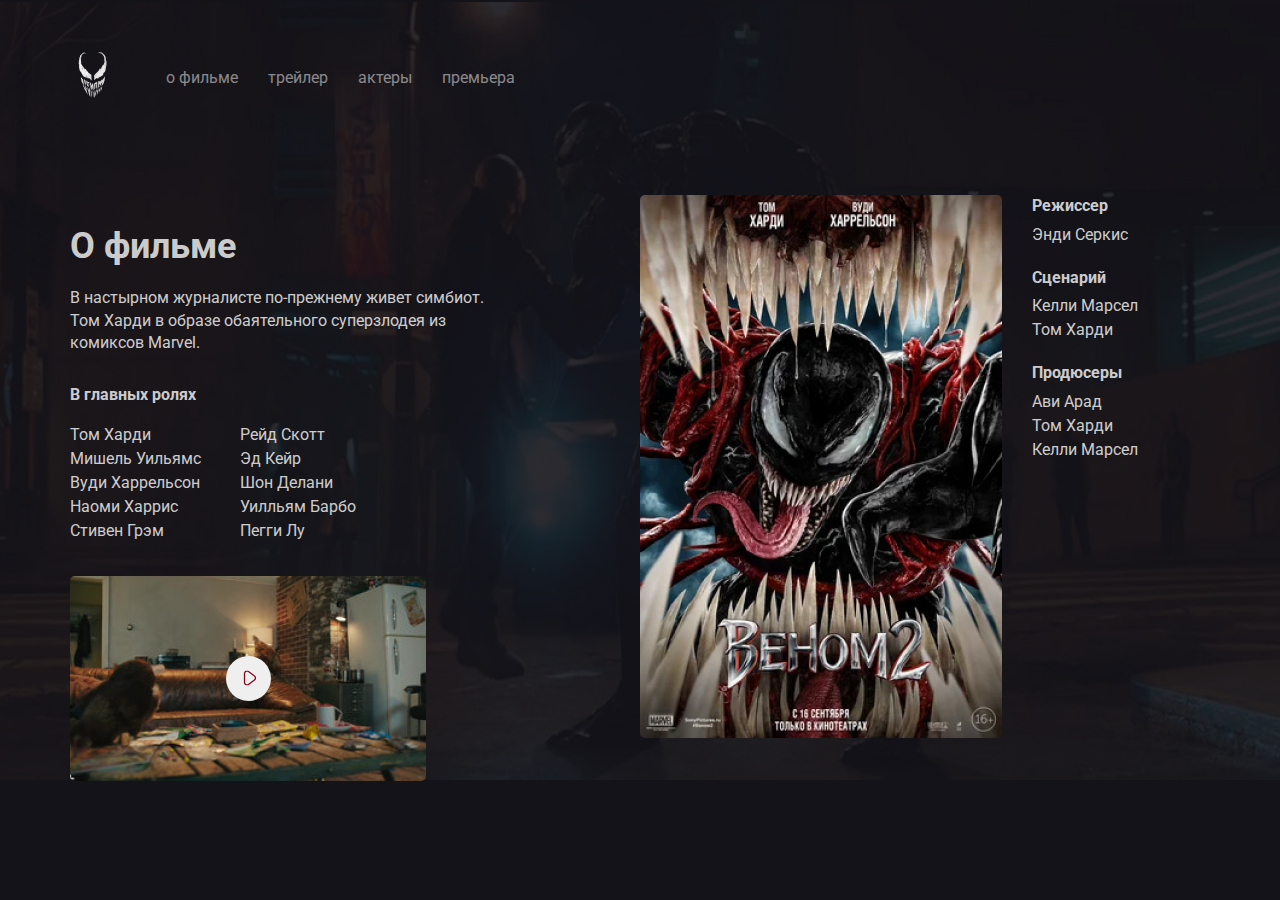
<file: about.html>
<!DOCTYPE html>
<html lang="ru">
<head>
    <meta charset="UTF-8">
    <meta http-equiv="X-UA-Compatible" content="IE=edge">
    <meta name="viewport" content="width=device-width, initial-scale=1.0">
    <title>О фильме - Venom 2</title>
    <link rel="preconnect" href="https://fonts.gstatic.com">
    <link href="https://fonts.googleapis.com/css2?family=Roboto:wght@400;700&display=swap" rel="stylesheet">
    <link rel="stylesheet" href="css/normalize.css">
    <link rel="stylesheet" href="css/style.css">
</head>
<body class="primary-bg">
   <div class="container">
        <header class="header">
            <a href="/index.html" class="logo-link">
                <img width="46" height="71" src="img/logo.png" alt="logo: Venom" class="logo-image">
            </a>
            <nav class="nav">
                <button class="menu-button">
                    <span class="menu-button-text">меню</span>
                    <img class="menu-button-icon" src="img/menu.svg" alt="icon: burger menu">
                </button>
                <button class="menu-close">
                    <span class="menu-close-text">закрыть</span>
                    <img class="menu-clos-icon" src="img/arrow.svg" alt="icon: arrow right">
                </button>
                <ul class="nav-menu">
                    <li class="nav-menu-item">
                        <a href="about.html" class="nav-menu-link">о фильме</a>
                    </li>
                    <li class="nav-menu-item">
                        <a href="trailer.html" class="nav-menu-link">трейлер</a>
                    </li>
                    <li class="nav-menu-item">
                        <a href="actorc.html" class="nav-menu-link">актеры</a>
                    </li>
                    <li class="nav-menu-item">
                        <a href="premier.html" class="nav-menu-link">премьера</a>
                    </li>
                </ul>
            </nav>
        </header>
        <div class="content">
            <div class="col">
                <h2 class="content-title">О фильме</h2>
                <p class="content-text">В настырном журналисте по-прежнему живет симбиот. Том Харди в образе обаятельного суперзлодея из комиксов Marvel.</p>
                <h3 class="content-subtitle">В главных ролях</h3>
                <ul class="list column-2">
                    <li class="list-item">Том Харди</li>
                    <li class="list-item">Мишель Уильямс</li>
                    <li class="list-item">Вуди Харрельсон</li>
                    <li class="list-item">Наоми Харрис</li>
                    <li class="list-item">Стивен Грэм</li>
                    <li class="list-item">Рейд Скотт</li>
                    <li class="list-item">Эд Кейр</li>
                    <li class="list-item">Шон Делани</li>
                    <li class="list-item">Уилльям Барбо</li>
                    <li class="list-item">Пегги Лу</li>
                </ul>
                <div class="trailer">
                    <button class="play">
                        <img src="img/play.svg" alt="icon: play" class="play-icon">
                    </button>
                </div>
                <!-- /.trailer -->
            </div>
            <!-- /.col -->
            <div class="col">
              <div class="poster-wrapper">
                <img src="img/poster.jpg" alt="photo: poster venom 2" class="poster">
                <div class="creators">
                    <h3 class="content-subtitle">Режиссер</h3>
                        <ul class="list">
                             <li class="list-item">Энди Серкис</li>
                        </ul>
                    <h3 class="content-subtitle">Сценарий</h3>
                        <ul class="list">
                            <li class="list-item">Келли Марсел</li>
                            <li class="list-item">Том Харди</li>
                        </ul>
                    <h3 class="content-subtitle">Продюсеры</h3>
                        <ul class="list">
                            <li class="list-item">Ави Арад</li>
                            <li class="list-item">Том Харди</li>
                            <li class="list-item">Келли Марсел</li>
                        </ul>
              </div>
            </div>
            <!-- /.col -->
        </div>
        <!-- /.content -->
   </div>
   <!-- /.container -->
<script src="js/main.js"></script>
</body>
</html>
</file>
<file: css/style.css>
body {
  background-color: #14131a;
  color: #fff;
  font-family: "Roboto", sans-serif;
}
img {
  max-width: 100%;
}
.container {
  max-width: 1140px;
  margin: auto;
}
.venom {
  position: absolute;
  top: 0;
  right: 0;
  max-width: 728px;
  width: 50%;
}
.header {
  display: flex;
  align-items: center;
  padding-top: 40px;
  margin-bottom: 80px;
}
.logo-link {
  display: inline-block;
  margin-right: 50px;
}
.nav-menu {
  margin: 0;
  padding: 0;
  list-style: none;
  display: flex;
}
.nav-menu-item {
  margin-right: 30px;
}
.nav-menu-link {
  text-decoration: none;
  color: rgba(255, 255, 255, 0.5);
}
.film-date {
  display: block;
  font-size: 24px;
  line-height: 28px;
  margin-bottom: 2%;
  color: rgba(255, 255, 255, 0.8);
}
.film-description {
  margin-top: 3%;
  max-width: 423px;
  font-size: 16px;
  line-height: 140%;

  color: rgba(255, 255, 255, 0.8);
}
.film-logo {
  width: 70%;
}
.button {
  padding: 15px 30px;
  border: none;
  border-radius: 5px;
  text-decoration: none;
  cursor: pointer;
}
.button-icon,
.button-text {
  display: inline-block;
  vertical-align: middle;
}
.button-text {
  font-size: 14px;
  line-height: 16px;
  margin-left: 10px;
}
.button-primary {
  color: #8d0019;
  background-color: #fff;
}
.button-link {
  color: #ffffff;
}
.button-group {
  margin-top: 5%;
}

.blood {
  background: url("../img/blood.png") no-repeat top right / 70%,
    #14131a url("../img/background.jpg") no-repeat center center / 100%;
}
.primary-bg {
  background: #14131a url("../img/background.jpg") no-repeat center center /
    100%;
}
.content {
  display: flex;
}
.col {
  flex-basis: 50%;
}
.content-title {
  font-weight: bold;
  font-size: 36px;
  line-height: 42px;
  color: rgba(255, 255, 255, 0.8);
  margin-bottom: 20px;
}
.content-text {
  font-weight: normal;
  font-size: 16px;
  line-height: 140%;
  color: rgba(255, 255, 255, 0.8);
  max-width: 423px;
  margin-bottom: 30px;
}
.content-subtitle {
  font-weight: bold;
  font-size: 16px;
  line-height: 140%;
  color: rgba(255, 255, 255, 0.8);
  margin-bottom: 15px;
  margin-top: 0;
}
.list {
  list-style-type: none;
  padding: 0;
}
.column-2 {
  -webkit-column-count: 2;
  -moz-column-count: 2;
  column-count: 2;
  -webkit-column-gap: 20px;
  -moz-column-gap: 20px;
  column-gap: 20px;
  max-width: 320px;
}
.list-item {
  font-weight: normal;
  font-size: 16px;
  line-height: 1.5;
  color: rgba(255, 255, 255, 0.8);
}
.content .trailer {
  width: 356px;
  height: 205px;
  background: url("../img/trailer-cover.jpg") no-repeat center / contain;
  border-radius: 5px;
  display: flex;
  align-items: center;
  justify-content: center;
  margin-top: 33px;
}
.trailer .play {
  width: 45px;
  height: 45px;
  border-radius: 50px;
  border: none;
  cursor: pointer;
}
.trailer .play-icon {
  transform: translate(1px, 2px);
}
.poster-wrapper {
  display: flex;
  align-items: flex-start;
}
.poster {
  width: 362px;
  border-radius: 5px;
  margin-right: 30px;
}
.poster-wrapper .content-subtitle {
  margin-bottom: 5px;
}
.poster-wrapper .list {
  margin: 0;
  margin-bottom: 20px;
}
.menu-button {
  display: none;
}
.menu-close {
  display: none;
}
@media (max-width: 1024px) {
  .content {
    flex-direction: column;
    padding-bottom: 5%;
  }
  .col {
    margin-bottom: 2%;
  }
  .header {
    margin-bottom: 4%;
  }
  .film {
    margin-top: 20%;
  }
}

@media (max-width: 768px) {
  .blood {
    background: #14131a;
  }
  .venom {
    top: 15%;
  }
}
@media (max-width: 576px) {
  .nav-menu {
    position: fixed;
    left: 0;
    top: 0;
    width: 100%;
    height: 100%;
    background-color: #fff;
    z-index: 9;
    display: flex;
    align-items: center;
    justify-content: center;
    flex-direction: column;
    transform: translateX(100%);
    transition: transform 0.2s;
  }
  .nav-menu-item {
    margin-bottom: 2%;
    margin-top: 2%;
    margin-right: 0;
  }
  .nav-menu-link {
    color: #14131a;
  }
  .menu-close {
    position: fixed;
    right: 25px;
    top: 65px;
    opacity: 0;
    display: flex;
    align-items: center;
    z-index: 10;
    border: none;
    background-color: #fff;
    cursor: pointer;
    transform: translateX(300%);
    transition: transform 0.2s;
    transition-delay: 0.2s;
  }
  .is-activ {
    transform: translateX(0%);
    opacity: 1;
  }
  .menu-close-text {
    margin-right: 10px;
  }
  .nav {
    margin-left: auto;
  }
  .menu-button {
    display: flex;
    align-items: center;
    justify-content: center;
    padding: 10px;
    border: none;
    background-color: #14131a;
    cursor: pointer;
    color: #ffffff;
  }
  .menu-button-text {
    margin-right: 10px;
  }
  .button-group {
    display: flex;
    align-items: center;
    justify-content: center;
    flex-direction: column;
  }
  .film-text {
    text-align: center;
  }
  .poster-wrapper {
    flex-direction: column;
  }
  .poster {
    margin-bottom: 4%;
    margin-right: 0;
    width: 100%;
    max-width: 350px;
  }
  .content .trailer {
    max-width: 350px;
    width: 100%;
  }
  .column-2 {
    column-count: 1;
  }
  .venom {
    top: 25%;
    width: 40%;
  }
}
</file>
